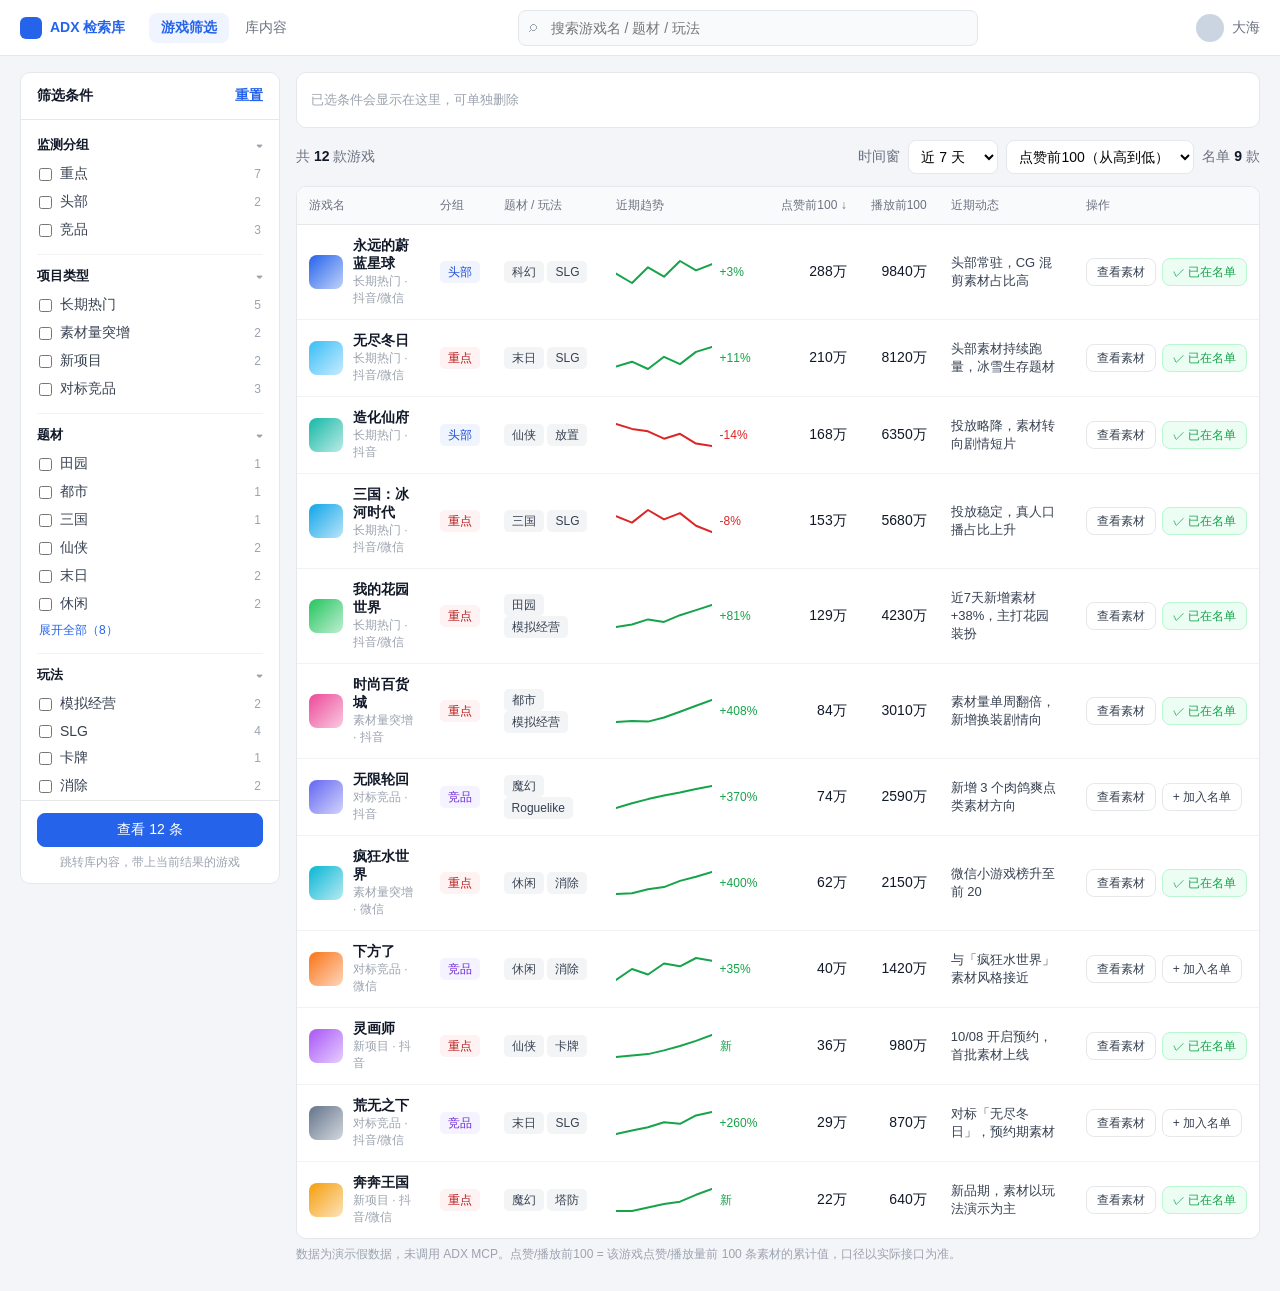
<file: index.html>
<!doctype html>
<html lang="zh-CN"><head><meta charset="utf-8"><meta name="viewport" content="width=device-width,initial-scale=1">
<title>游戏筛选 · ADX 检索库</title><link rel="stylesheet" href="assets/style.css"></head>
<body>
<header class="topbar">
  <div class="brand"><i></i>ADX 检索库</div>
  <nav class="tabs"><a class="on" href="index.html">游戏筛选</a><a href="library.html">库内容</a></nav>
  <div class="search"><input id="q" placeholder="搜索游戏名 / 题材 / 玩法"></div>
  <div class="user"><span class="avatar"></span>大海</div>
</header>
<div class="layout">
  <aside class="side">
    <div class="side-hd">筛选条件 <button class="link" id="resetAll">重置</button></div>
    <div class="side-bd" id="facets"></div>
    <div class="side-ft"><button class="btn pri block" id="viewBtn">查看 0 条</button>
      <div class="note" style="text-align:center">跳转库内容，带上当前结果的游戏</div></div>
  </aside>
  <main class="main">
    <div class="panel" style="padding:10px 14px"><div class="chipbar" id="chips"></div></div>
    <div class="toolbar">
      <div class="count" id="count"></div>
      <div style="margin-left:auto;display:flex;gap:8px;align-items:center">
        <span class="count">时间窗</span>
        <select class="select" id="range"><option>近 7 天</option><option>近 30 天</option><option>近 90 天</option></select>
        <select class="select" id="sort">
          <option value="likes">点赞前100（从高到低）</option>
          <option value="plays">播放前100（从高到低）</option>
          <option value="trend">近期涨幅（从高到低）</option>
          <option value="name">游戏名（A→Z）</option>
        </select>
        <span class="count">名单 <b id="listCount">0</b> 款</span>
      </div>
    </div>
    <div class="panel" id="result" style="overflow:hidden"></div>
    <p class="note">数据为演示假数据，未调用 ADX MCP。点赞/播放前100 = 该游戏点赞/播放量前 100 条素材的累计值，口径以实际接口为准。</p>
  </main>
</div>
<script src="assets/data.js"></script>
<script src="assets/filter.js"></script>
</body></html>
</file>
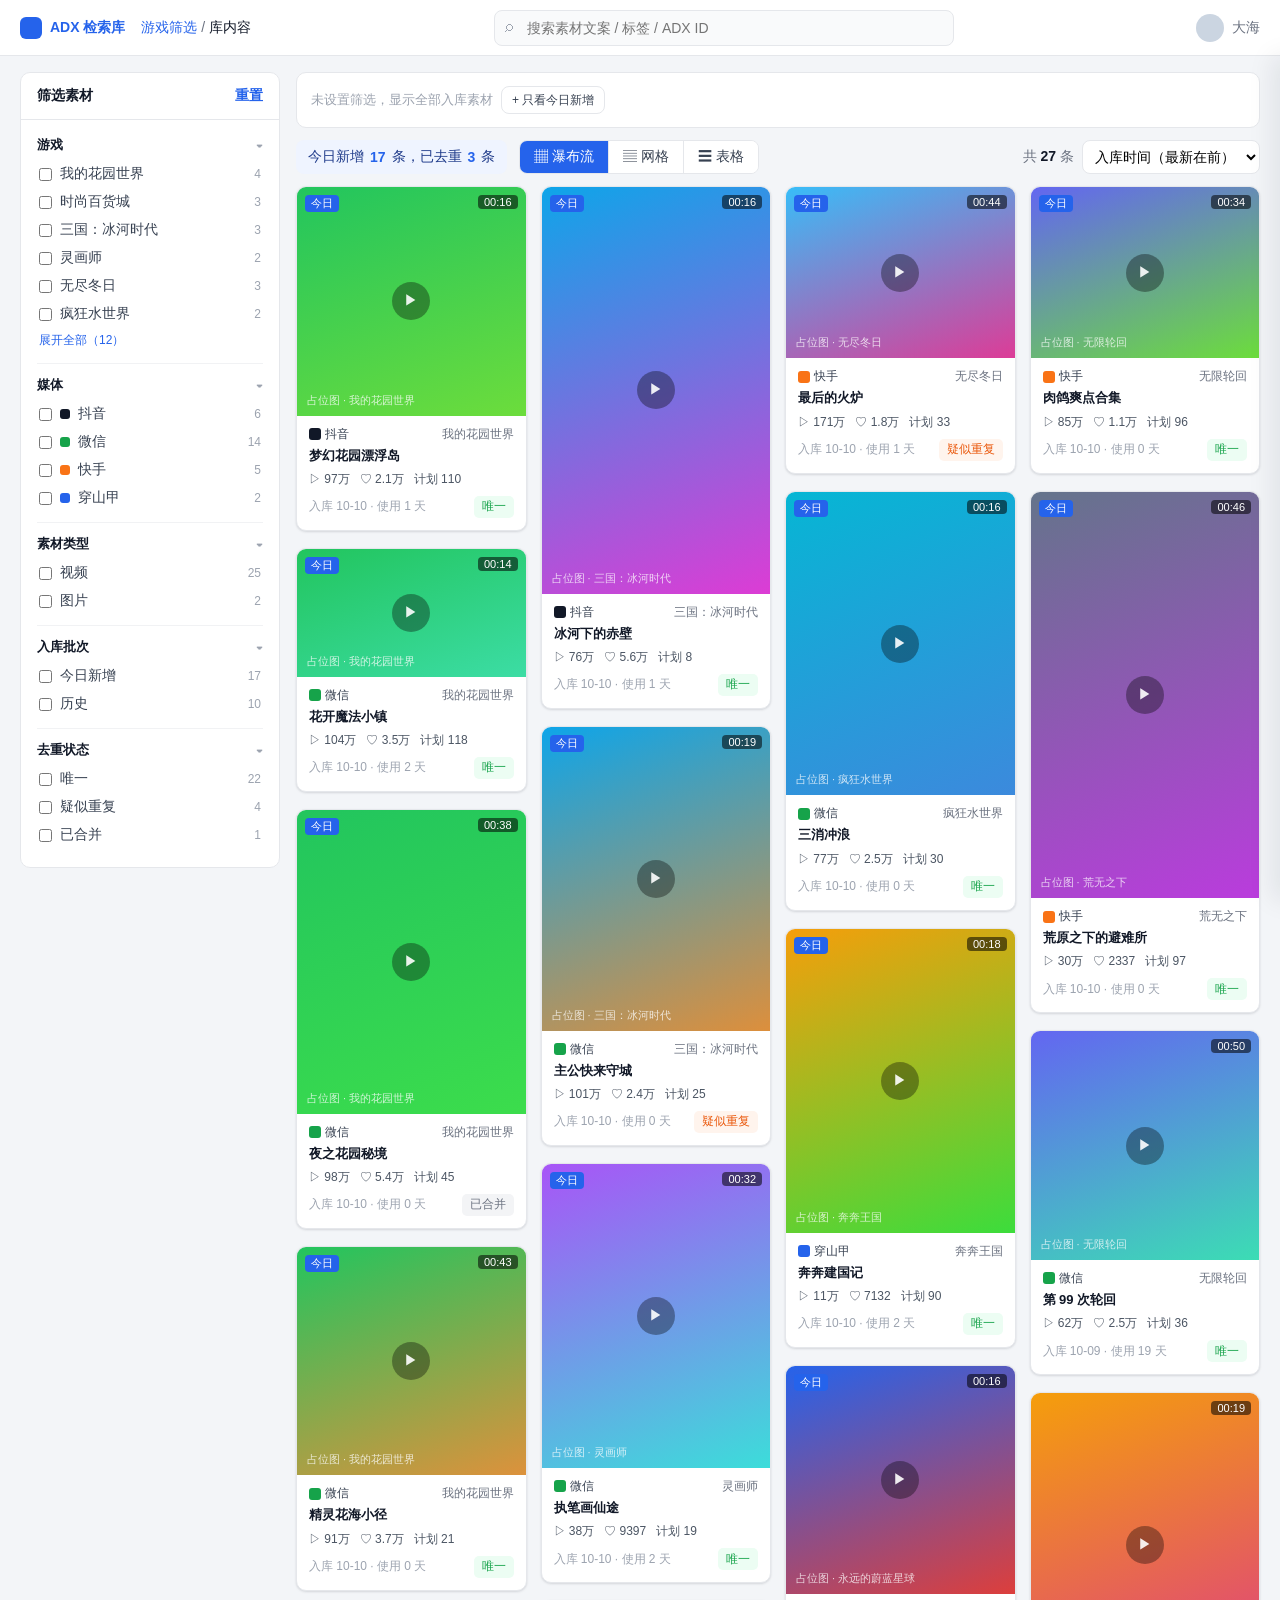
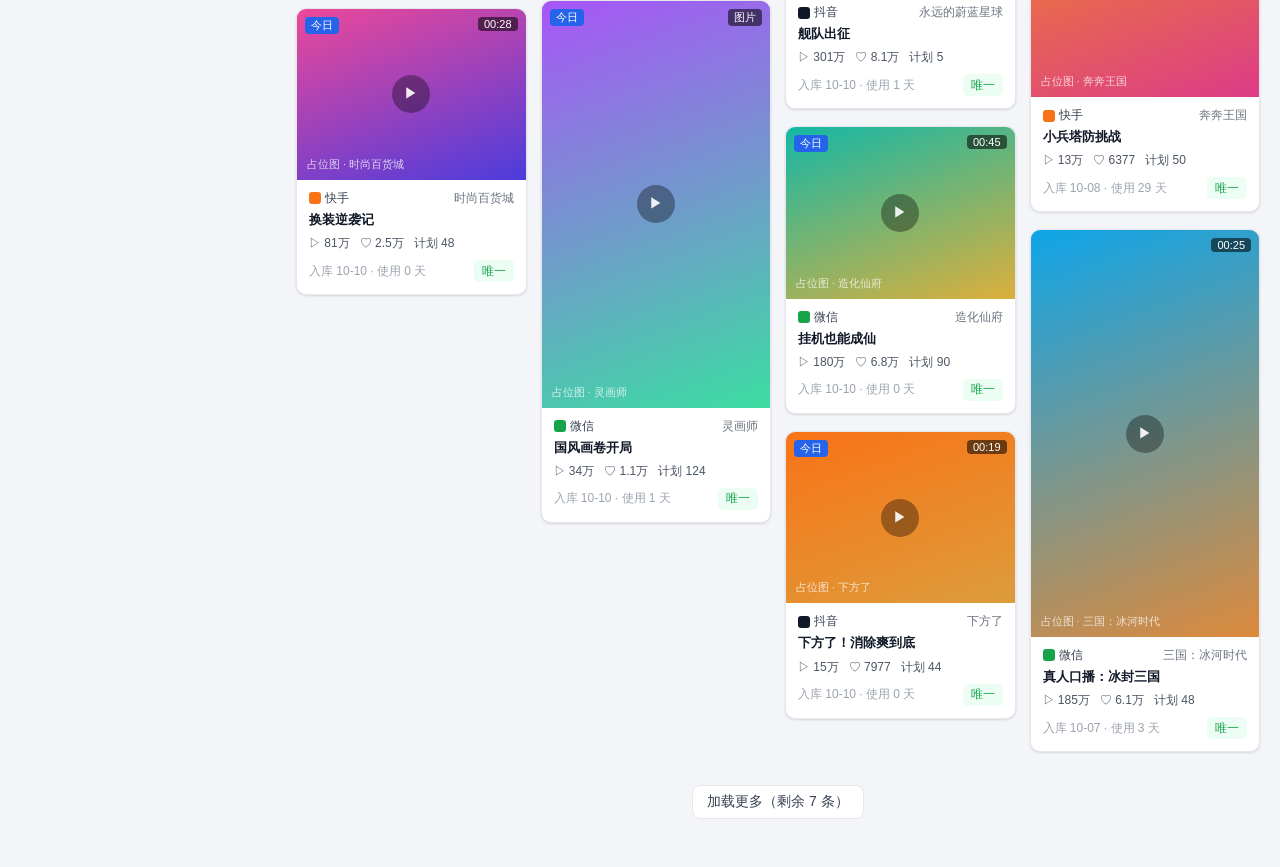
<file: library.html>
<!doctype html>
<html lang="zh-CN"><head><meta charset="utf-8"><meta name="viewport" content="width=device-width,initial-scale=1">
<title>库内容 · ADX 检索库</title><link rel="stylesheet" href="assets/style.css"></head>
<body>
<header class="topbar">
  <div class="brand"><i></i>ADX 检索库</div>
  <div class="crumb"><a href="index.html" id="backLink">游戏筛选</a> / <b>库内容</b></div>
  <div class="search"><input id="q" placeholder="搜索素材文案 / 标签 / ADX ID"></div>
  <div class="user"><span class="avatar"></span>大海</div>
</header>
<div id="wrap">
<div class="layout">
  <aside class="side">
    <div class="side-hd">筛选素材 <button class="link" id="resetAll">重置</button></div>
    <div class="side-bd" id="facets"></div>
  </aside>
  <main class="main">
    <div class="panel" style="padding:10px 14px"><div class="chipbar" id="chips"></div></div>
    <div class="toolbar">
      <span class="stat" id="stat"></span>
      <div class="seg" id="views"><button data-v="masonry">▦ 瀑布流</button><button data-v="grid">▤ 网格</button><button data-v="table">☰ 表格</button></div>
      <div style="margin-left:auto;display:flex;gap:8px;align-items:center">
        <span class="count" id="count"></span>
        <select class="select" id="sort">
          <option value="date">入库时间（最新在前）</option>
          <option value="likes">点赞数（从高到低）</option>
          <option value="plays">播放量（从高到低）</option>
          <option value="days">使用天数（从长到短）</option>
        </select>
      </div>
    </div>
    <div id="result"></div>
    <div class="pager" id="pager"></div>
  </main>
</div>
</div>
<aside class="drawer" id="drawer" aria-label="素材详情">
  <div class="drawer-hd"><span>素材详情</span><button class="x" id="closeDrawer" title="关闭 (Esc)">✕</button></div>
  <div class="drawer-bd" id="drawerBd"></div>
  <div class="drawer-ft">
    <button class="btn" data-op="收藏">☆ 收藏</button><button class="btn" data-op="打标签">⌗ 打标签</button>
    <button class="btn" data-op="标记重复">⚑ 标记重复</button><button class="btn" data-op="导出">⇩ 导出</button>
  </div>
</aside>
<script src="assets/data.js"></script>
<script src="assets/library.js"></script>
</body></html>
</file>
<file: assets/style.css>
:root{--bg:#F3F5F8;--card:#fff;--line:#E5E7EB;--text:#111827;--sub:#6B7280;--mute:#9CA3AF;--pri:#2563EB;--pri-50:#EFF4FF;--pri-100:#DBE6FE;--ok:#16A34A;--ok-50:#ECFDF3;--warn:#EA580C;--warn-50:#FFF4ED;--red:#DC2626;--radius:10px;--shadow:0 1px 2px rgba(16,24,40,.06),0 1px 3px rgba(16,24,40,.08)}
*{box-sizing:border-box}
html,body{margin:0;height:100%}
body{font-family:-apple-system,BlinkMacSystemFont,"PingFang SC","Microsoft YaHei","Noto Sans CJK SC","Source Han Sans SC","Helvetica Neue",Arial,sans-serif;font-size:14px;color:var(--text);background:var(--bg)}
a{color:var(--pri);text-decoration:none}
button{font:inherit;cursor:pointer}
input,select{font:inherit}
/* top bar */
.topbar{height:56px;background:#fff;border-bottom:1px solid var(--line);display:flex;align-items:center;gap:16px;padding:0 20px;position:sticky;top:0;z-index:20}
.brand{font-weight:700;color:var(--pri);display:flex;align-items:center;gap:8px;white-space:nowrap}
.brand i{width:22px;height:22px;border-radius:6px;background:var(--pri);display:inline-block}
.crumb{color:var(--sub);white-space:nowrap}.crumb a{color:var(--pri)}.crumb b{color:var(--text);font-weight:500}
.tabs{display:flex;gap:4px;margin-left:8px}
.tabs a{padding:6px 12px;border-radius:8px;color:var(--sub)}
.tabs a.on{background:var(--pri-50);color:var(--pri);font-weight:600}
.search{flex:1;max-width:460px;margin:0 auto;position:relative}
.search input{width:100%;height:36px;border:1px solid var(--line);border-radius:8px;padding:0 12px 0 32px;background:#F9FAFB;outline:none}
.search input:focus{border-color:var(--pri);background:#fff}
.search::before{content:"⌕";position:absolute;left:11px;top:7px;color:var(--mute);font-size:16px}
.user{display:flex;align-items:center;gap:8px;color:var(--sub);white-space:nowrap}
.avatar{width:28px;height:28px;border-radius:50%;background:#CBD5E1}
/* layout */
.layout{display:flex;align-items:flex-start;gap:16px;padding:16px 20px}
.side{width:260px;flex:none;background:#fff;border:1px solid var(--line);border-radius:var(--radius);position:sticky;top:72px;max-height:calc(100vh - 88px);display:flex;flex-direction:column}
.side-hd{display:flex;justify-content:space-between;align-items:center;padding:14px 16px;border-bottom:1px solid var(--line);font-weight:600}
.side-bd{overflow:auto;padding:4px 16px 8px;flex:1}
.side-ft{padding:12px 16px;border-top:1px solid var(--line)}
.facet{border-bottom:1px solid #F1F2F4;padding:10px 0}
.facet:last-child{border-bottom:0}
.facet-hd{display:flex;justify-content:space-between;align-items:center;font-weight:600;font-size:13px;cursor:pointer;user-select:none;padding:2px 0 6px}
.facet-hd .arw{color:var(--mute);transition:.15s}
.facet.closed .facet-bd{display:none}.facet.closed .arw{transform:rotate(-90deg)}
.opt{display:flex;align-items:center;gap:8px;padding:5px 2px;border-radius:6px;cursor:pointer;color:#374151}
.opt:hover{background:#F9FAFB}
.opt input{accent-color:var(--pri);margin:0}
.opt .n{margin-left:auto;color:var(--mute);font-size:12px}
.opt.dis{color:var(--mute);cursor:not-allowed}
.opt.dis:hover{background:none}
.more{font-size:12px;color:var(--pri);background:none;border:0;padding:4px 2px}
.main{flex:1;min-width:0}
/* buttons */
.btn{height:34px;padding:0 14px;border-radius:8px;border:1px solid var(--line);background:#fff;color:#374151;display:inline-flex;align-items:center;gap:6px;white-space:nowrap}
.btn:hover{border-color:#CBD5E1;background:#F9FAFB}
.btn.pri{background:var(--pri);color:#fff;border-color:var(--pri)}
.btn.pri:hover{background:#1D4ED8}
.btn.pri:disabled{background:#93B4F5;border-color:#93B4F5;cursor:not-allowed}
.btn.ghost{border-color:transparent;background:none;color:var(--pri)}
.btn.sm{height:28px;padding:0 10px;font-size:12px}
.btn.block{width:100%;justify-content:center}
.link{background:none;border:0;color:var(--pri);padding:0}
/* chips */
.chipbar{display:flex;align-items:center;gap:8px;flex-wrap:wrap;min-height:34px}
.chip{display:inline-flex;align-items:center;gap:6px;height:28px;padding:0 6px 0 10px;border-radius:6px;background:var(--pri-50);border:1px solid var(--pri-100);color:#1E40AF;font-size:13px}
.chip button{border:0;background:none;color:#1E40AF;width:18px;height:18px;border-radius:4px;line-height:1;padding:0;font-size:14px}
.chip button:hover{background:var(--pri-100)}
.chipbar .hint{color:var(--mute);font-size:13px}
.chipbar .clear{margin-left:auto}
.panel{background:#fff;border:1px solid var(--line);border-radius:var(--radius)}
.toolbar{display:flex;align-items:center;gap:12px;margin:12px 0;flex-wrap:wrap}
.count{color:var(--sub)}.count b{color:var(--text)}
.seg{display:inline-flex;border:1px solid var(--line);border-radius:8px;overflow:hidden;background:#fff}
.seg button{border:0;background:#fff;height:32px;padding:0 14px;color:#374151;border-right:1px solid var(--line)}
.seg button:last-child{border-right:0}
.seg button.on{background:var(--pri);color:#fff}
.select{height:34px;border:1px solid var(--line);border-radius:8px;padding:0 8px;background:#fff}
/* table */
.tbl{width:100%;border-collapse:collapse;background:#fff}
.tbl th{font-weight:500;color:var(--sub);font-size:12px;text-align:left;background:#F9FAFB;padding:10px 12px;border-bottom:1px solid var(--line);white-space:nowrap}
.tbl td{padding:12px;border-bottom:1px solid #F1F2F4;vertical-align:middle}
.tbl tr:last-child td{border-bottom:0}
.tbl tbody tr:hover{background:#FAFBFF}
.tbl .num{text-align:right;font-variant-numeric:tabular-nums}
.tbl th.sortable{cursor:pointer}.tbl th.sortable:hover{color:var(--pri)}
.gname{display:flex;align-items:center;gap:10px;font-weight:600}
.gicon{width:34px;height:34px;border-radius:8px;flex:none}
.gname small{display:block;font-weight:400;color:var(--mute);font-size:12px}
.tag{display:inline-flex;align-items:center;height:22px;padding:0 8px;border-radius:5px;font-size:12px;background:#F3F4F6;color:#374151;white-space:nowrap}
.tag.g-重点{background:#FEF2F2;color:#B91C1C}.tag.g-头部{background:#EFF4FF;color:#1D4ED8}.tag.g-竞品{background:#F5F3FF;color:#6D28D9}
.tag.ok{background:var(--ok-50);color:var(--ok)}.tag.warn{background:var(--warn-50);color:var(--warn)}.tag.gray{background:#F3F4F6;color:var(--sub)}
.up{color:var(--ok)}.down{color:var(--red)}
.news{color:#374151;font-size:13px;max-width:220px}
.ops{display:flex;gap:6px;white-space:nowrap}
.listed{color:var(--ok)!important;border-color:#BBF7D0!important;background:var(--ok-50)!important}
/* empty */
.empty{text-align:center;padding:64px 20px;color:var(--sub)}
.empty .ico{width:64px;height:64px;border-radius:50%;background:#EEF2F7;margin:0 auto 14px;display:flex;align-items:center;justify-content:center;font-size:28px;color:var(--mute)}
.empty h3{color:var(--text);margin:0 0 6px;font-size:16px}
.empty p{margin:0 0 16px}
.empty .acts{display:flex;gap:8px;justify-content:center}
/* toast */
.toast{position:fixed;left:50%;bottom:28px;transform:translateX(-50%) translateY(20px);background:#111827;color:#fff;padding:10px 16px;border-radius:8px;opacity:0;transition:.2s;z-index:100;pointer-events:none;font-size:13px}
.toast.show{opacity:1;transform:translateX(-50%) translateY(0)}
.loading{opacity:.45;pointer-events:none;transition:opacity .12s}
/* library */
.stat{display:inline-flex;align-items:center;gap:6px;height:34px;padding:0 12px;border-radius:8px;background:var(--pri-50);color:#1E3A8A}
.stat b{color:var(--pri)}
.masonry{columns:210px;column-gap:14px}
.masonry .card{break-inside:avoid;margin-bottom:14px;display:inline-block;width:100%}
.grid{display:grid;grid-template-columns:repeat(auto-fill,minmax(200px,1fr));gap:14px}
.grid .thumb{aspect-ratio:16/10!important}
.card{background:#fff;border:1px solid var(--line);border-radius:var(--radius);overflow:hidden;cursor:pointer;transition:box-shadow .15s,border-color .15s;box-shadow:var(--shadow)}
.card:hover{border-color:#BFD0FB;box-shadow:0 4px 14px rgba(37,99,235,.12)}
.card.sel{border-color:var(--pri);box-shadow:0 0 0 2px var(--pri-100)}
.thumb{position:relative;width:100%;display:flex;align-items:center;justify-content:center;color:rgba(255,255,255,.9);font-size:12px;overflow:hidden}
.thumb .play{width:38px;height:38px;border-radius:50%;background:rgba(0,0,0,.35);display:flex;align-items:center;justify-content:center;font-size:14px}
.thumb .dur{position:absolute;right:8px;top:8px;background:rgba(0,0,0,.55);color:#fff;font-size:11px;padding:1px 6px;border-radius:4px}
.thumb .new{position:absolute;left:8px;top:8px;background:var(--pri);color:#fff;font-size:11px;padding:1px 6px;border-radius:4px}
.thumb .lbl{position:absolute;left:10px;bottom:8px;font-size:11px;opacity:.85}
.cb{padding:10px 12px 12px}
.cb .row{display:flex;align-items:center;gap:6px;color:var(--sub);font-size:12px}
.cb .t{font-weight:600;margin:4px 0 6px;font-size:13px;color:var(--text);line-height:1.4}
.cb .m{display:flex;gap:10px;color:#4B5563;font-size:12px}
.cb .foot{display:flex;justify-content:space-between;align-items:center;margin-top:8px;color:var(--mute);font-size:12px}
.media{display:inline-flex;align-items:center;gap:4px;color:#374151;font-size:12px}
.media i{width:12px;height:12px;border-radius:3px;display:inline-block}
.pager{display:flex;justify-content:center;margin:16px 0 32px}
/* drawer */
.drawer{position:fixed;right:0;top:56px;bottom:0;width:380px;background:#fff;border-left:1px solid var(--line);box-shadow:-8px 0 24px rgba(16,24,40,.08);transform:translateX(100%);transition:transform .2s;z-index:30;display:flex;flex-direction:column}
.drawer.open{transform:none}
.drawer-hd{display:flex;justify-content:space-between;align-items:center;padding:14px 16px;border-bottom:1px solid var(--line);font-weight:600}
.drawer-hd .x{border:0;background:none;font-size:18px;color:var(--sub)}
.drawer-bd{overflow:auto;padding:14px 16px;flex:1}
.drawer-ft{display:grid;grid-template-columns:repeat(4,1fr);gap:6px;padding:12px 16px;border-top:1px solid var(--line)}
.drawer-ft .btn{justify-content:center;padding:0 6px;font-size:12px}
.sec{padding:12px 0;border-bottom:1px solid #F1F2F4}
.sec:last-child{border-bottom:0}
.sec h4{margin:0 0 8px;font-size:13px;display:flex;justify-content:space-between;align-items:center}
.kv{display:grid;grid-template-columns:repeat(2,1fr);gap:8px}
.kv div{background:#F9FAFB;border-radius:8px;padding:8px 10px}
.kv span{display:block;color:var(--sub);font-size:12px}
.kv b{font-size:15px}
.note{color:var(--mute);font-size:12px;margin-top:6px;line-height:1.5}
.copy{line-height:1.6;color:#374151;margin:0}
.copy.clamp{display:-webkit-box;-webkit-line-clamp:2;-webkit-box-orient:vertical;overflow:hidden}
.tags{display:flex;flex-wrap:wrap;gap:6px}
.sim{display:flex;gap:10px;align-items:center;padding:8px;border:1px solid var(--line);border-radius:8px;margin-top:6px;cursor:pointer}
.sim:hover{border-color:#BFD0FB}
.sim .sw{width:56px;height:36px;border-radius:6px;flex:none}
.sim small{color:var(--sub);display:block}
.mono{font-family:ui-monospace,SFMono-Regular,Menlo,Consolas,monospace;font-size:12px}
.with-drawer{margin-right:380px;transition:margin .2s}
@media(max-width:1100px){.with-drawer{margin-right:0}}
</file>
